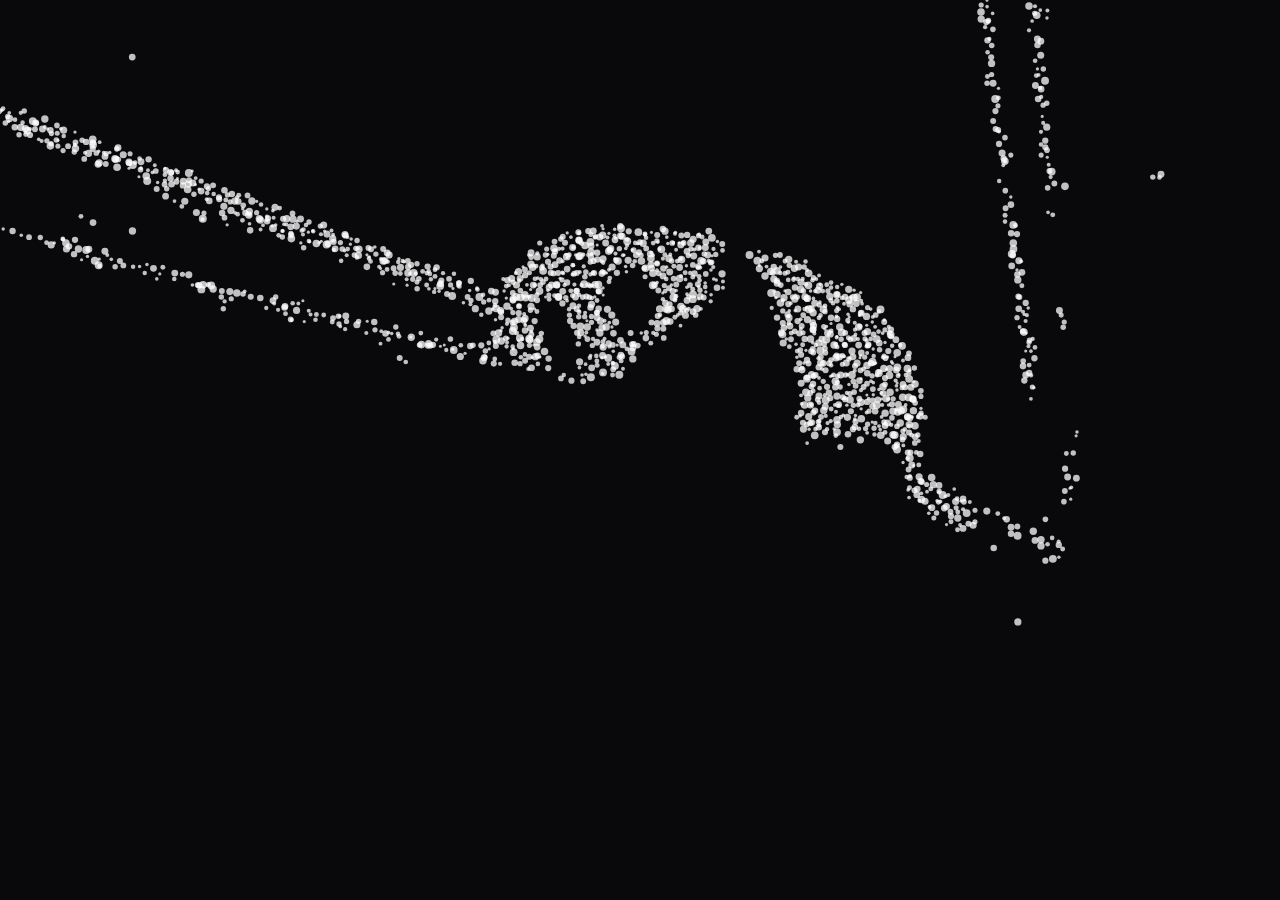
<file: 001/index.html>
<!doctype html>
<html>
	<head>
		<meta charset="UTF-8">
		<meta name="viewport" content="width=device-width, user-scalable=yes, initial-scale=1.0">
		<meta http-equiv="X-UA-Compatible" content="ie=edge">
		<title>Particle Effect</title>
		<style>
			body {
				margin: 0;
				background: #09090c;
			}
			.particlize {
				width: 100vw;
			}
		</style>
	</head>
	<body>
		<img class="particlize" src="./image.jpg" alt="Panda" />

		<script src="./script.js"></script>
	</body>
</html>
</file>
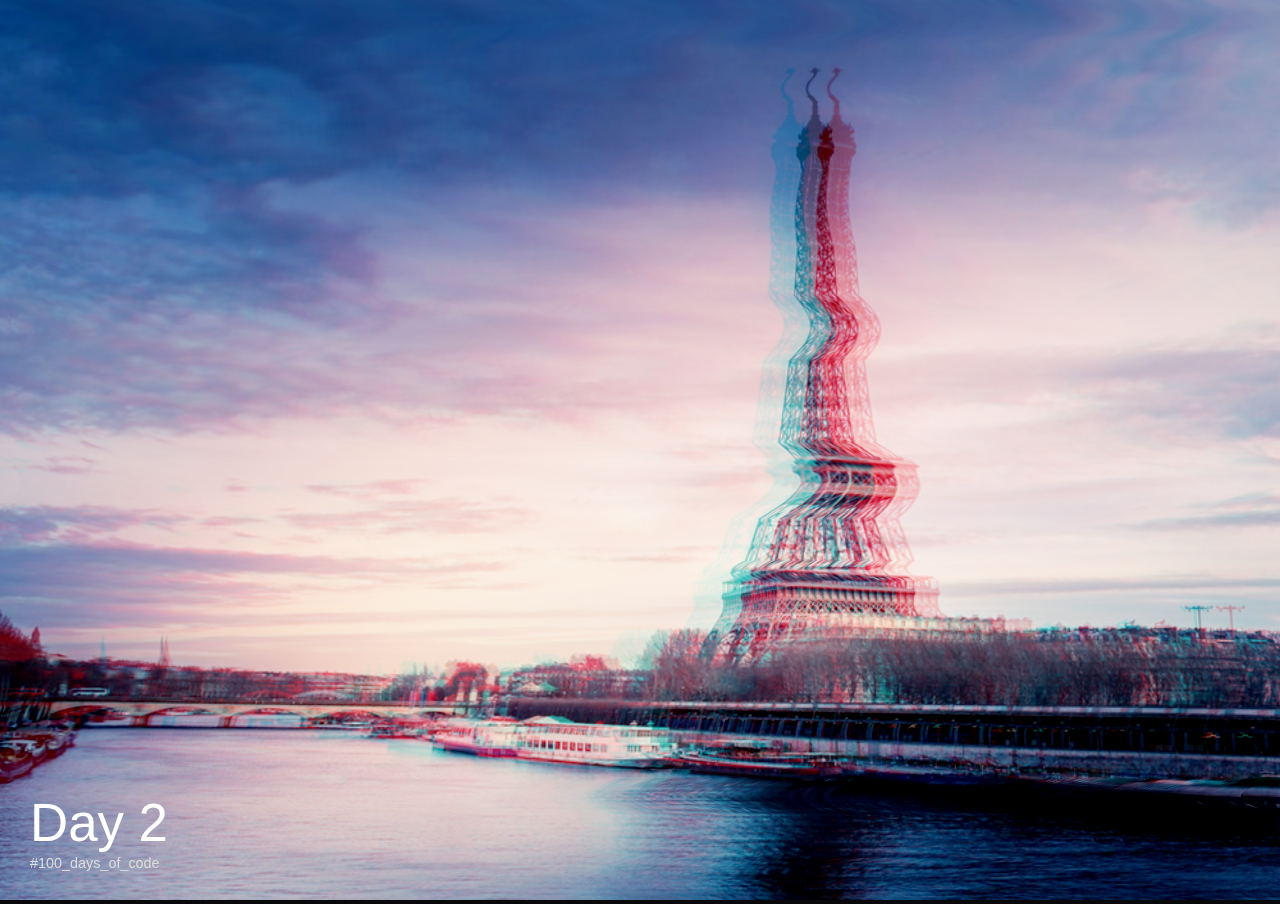
<file: 002/index.html>
<!doctype html>
<html>
	<head>
		<meta charset="UTF-8">
		<meta name="viewport" content="width=device-width, user-scalable=yes, initial-scale=1.0">
		<meta http-equiv="X-UA-Compatible" content="ie=edge">
		<link rel="stylesheet" href="./style.css">
		<title>Glitch Effect</title>
	</head>
	<body>
	<img class="glitch" src="./image.jpg" alt="Eiffel Tower" />

	<div class="info">
		<h1>Day 2</h1>
		<p>#100_days_of_code</p>
	</div>

	<script src="./script.js"></script>
	</body>
</html>
</file>
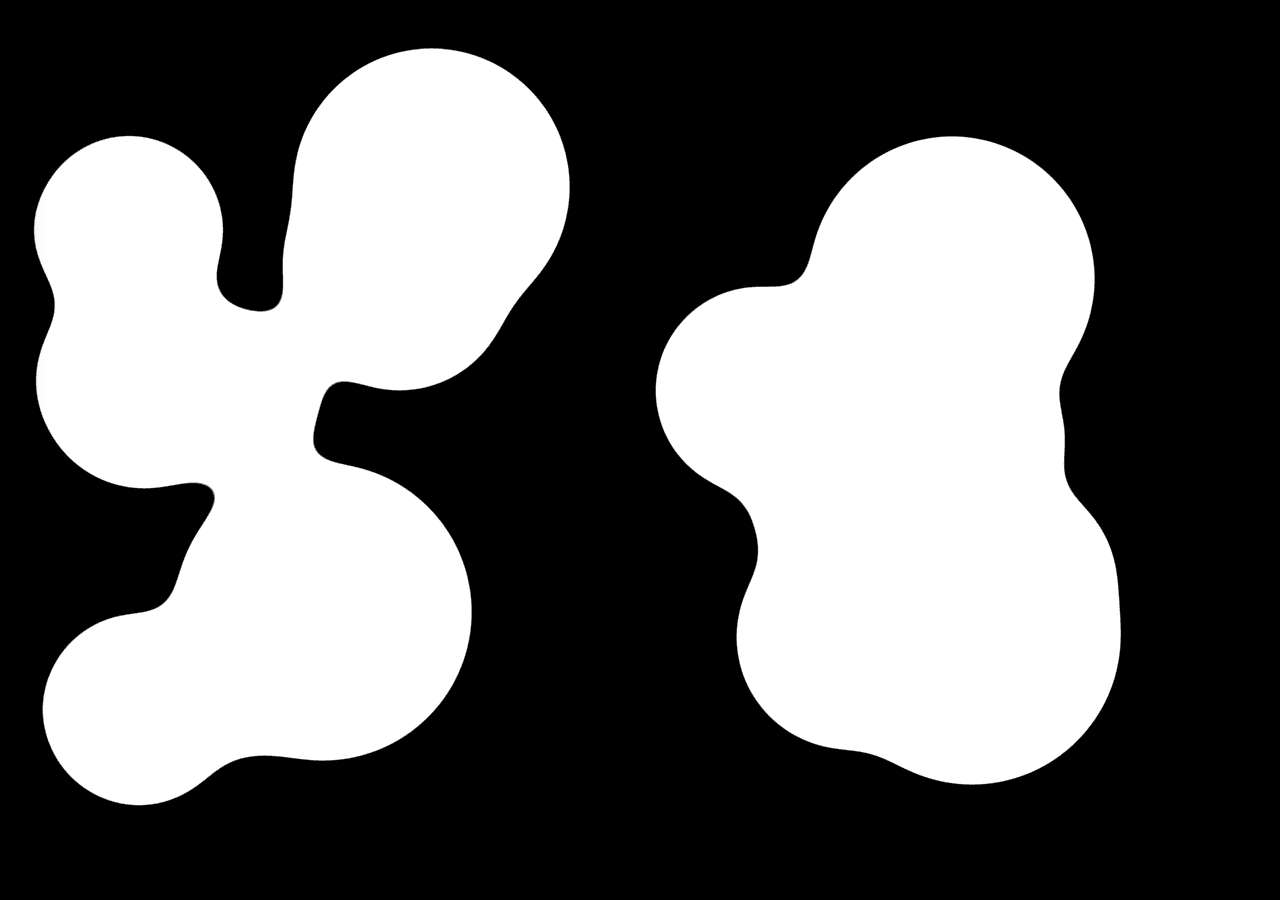
<file: 006/CSS Filter/index.html>
<!doctype html>
<html lang="en">
	<head>
		<meta charset="UTF-8">
		<meta name="viewport" content="width=device-width, user-scalable=yes, initial-scale=1.0">
		<meta http-equiv="X-UA-Compatible" content="ie=edge">
		<title>Blobs - CSS</title>
		<link rel="stylesheet" href="style.css">
	</head>
	<body>
		<div class="blobs"></div>

		<script src="script.js"></script>
	</body>
</html>
</file>
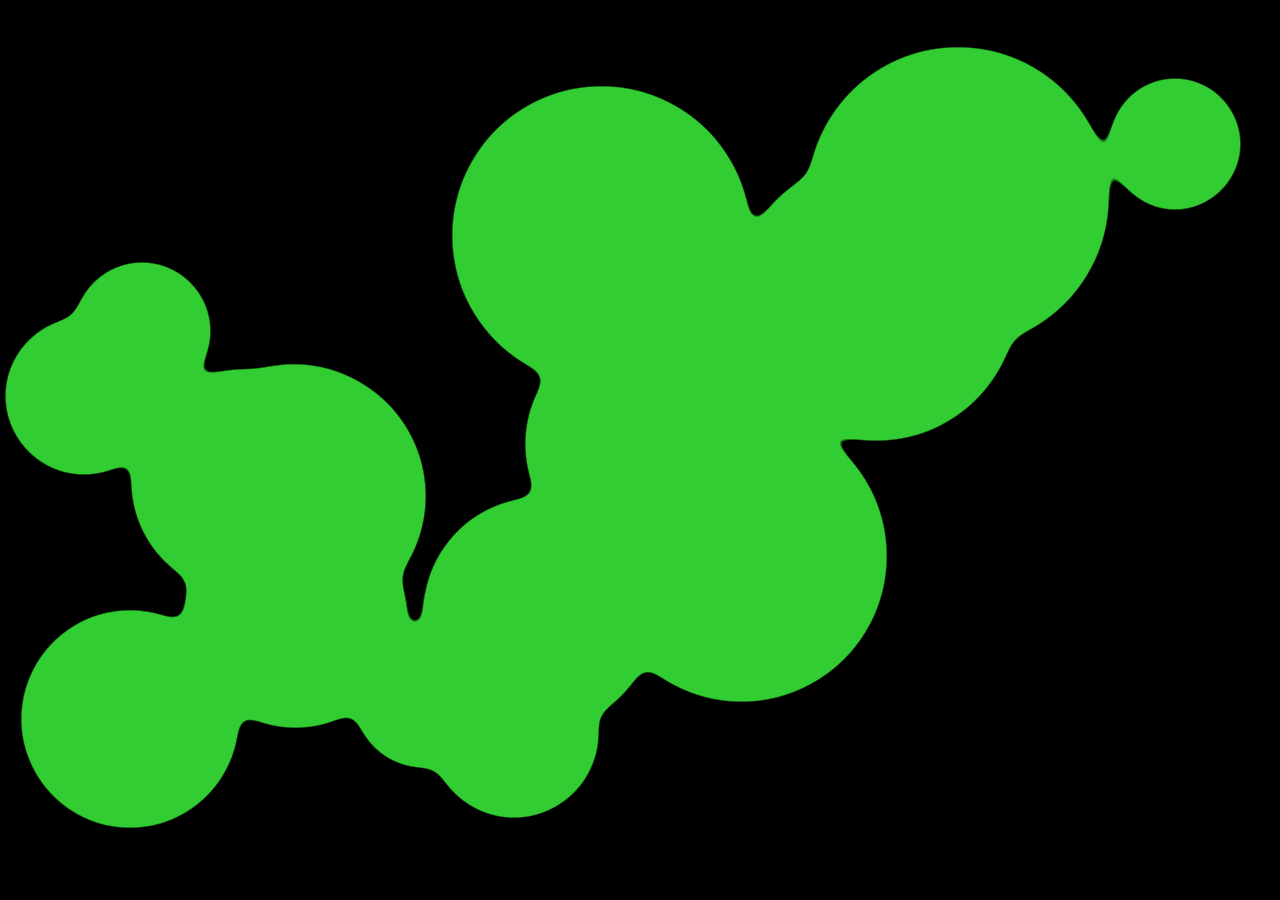
<file: 006/SVG Filter/index.html>
<!doctype html>
<html lang="en">
	<head>
		<meta charset="UTF-8">
		<meta name="viewport" content="width=device-width, user-scalable=yes, initial-scale=1.0">
		<meta http-equiv="X-UA-Compatible" content="ie=edge">
		<title>Blobs - SVG</title>
		<link rel="stylesheet" href="style.css">
	</head>
	<body>
		<svg xmlns="http://www.w3.org/2000/svg" version="1.1" style="display: none">
			<defs>
				<filter id="goo">
					<feGaussianBlur in="SourceGraphic" stdDeviation="10" result="blur" />
					<feColorMatrix in="blur" mode="matrix" values="1 0 0 0 0  0 1 0 0 0  0 0 1 0 0  0 0 0 18 -7" result="goo" />
					<feBlend in="SourceGraphic" in2="goo" />
				</filter>
			</defs>
		</svg>

		<div class="blobs"></div>

		<script src="script.js"></script>
	</body>
</html>
</file>
<file: 002/style.css>
body {
	margin: 0;
	background: #09090c;
	color: white;
	height: 100vh;
}

.info {
	position: absolute;
	bottom: 15px;
	left: 30px;
	z-index: 2;
	font-family: Helvetica;
	font-weight: 100;
}
.info h1 {
	font-size: 3.3em;
	font-weight: 100;
	margin-bottom: -10px;
	line-height: 1;
}
.info p {
	color: #ddd;
	font-size: 0.9em;
}
</file>
<file: 006/CSS Filter/style.css>
html {
	height: 100%;
}
body {
	height: 100%;
	margin: 0;
	padding: 0;
	background: black;
}

.blobs {
	position: absolute;
	left: 0;
	top: 0;
	bottom: 0;
	right: 0;
	background: black;
	filter: blur(20px) contrast(40);
}

.blobs .blob {
	border-radius: 50%;
	background: white;
}
</file>
<file: 006/SVG Filter/style.css>
html {
	height: 100%;
}
body {
	height: 100%;
	margin: 0;
	padding: 0;
	background: black;
	display: flex;
}

.blobs {
	background: black;
	filter: url("#goo");
}

.blobs .blob {
	border-radius: 50%;
	background: limegreen;
}
</file>
